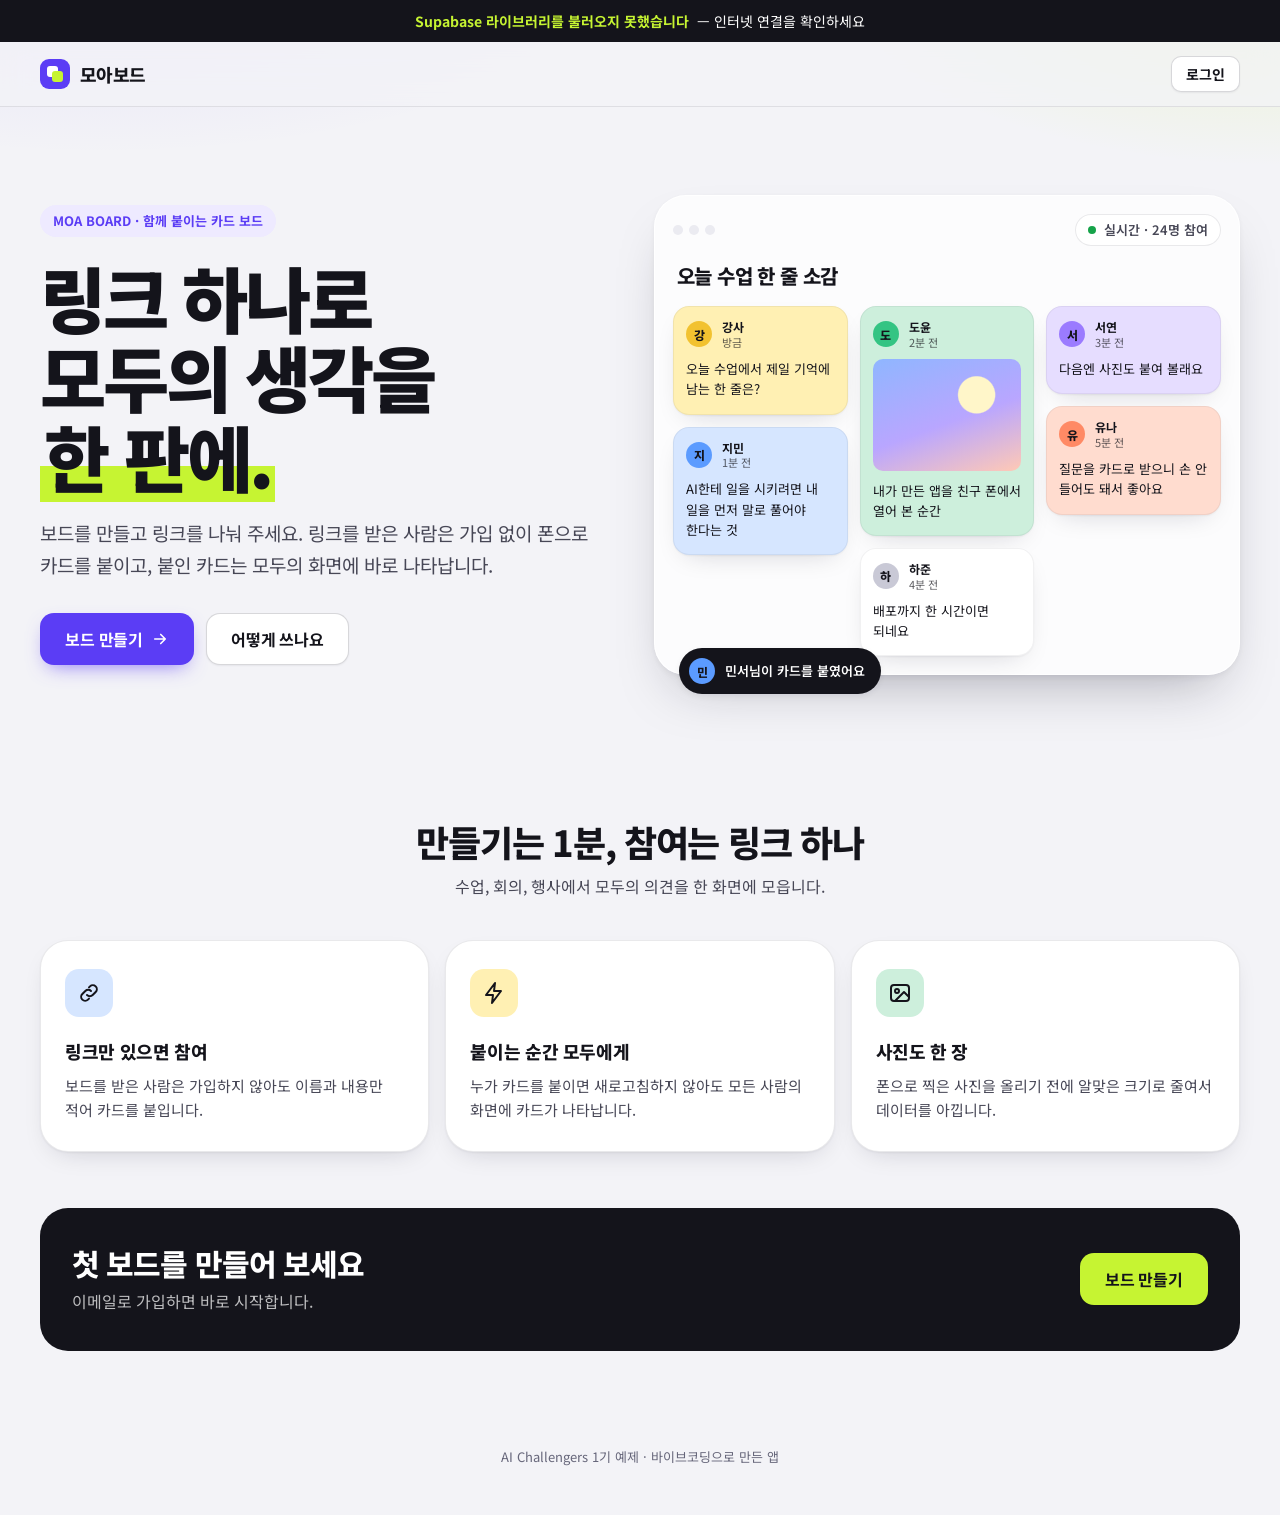
<file: index.html>
<!doctype html>
<html lang="ko">
<head>
  <meta charset="utf-8">
  <meta name="viewport" content="width=device-width, initial-scale=1, viewport-fit=cover">
  <title>모아보드 — 함께 붙이는 카드 보드</title>
  <meta name="description" content="링크 하나로 모두가 카드를 붙이는 실시간 보드">
  <link rel="icon" href="data:image/svg+xml,<svg xmlns='http://www.w3.org/2000/svg' viewBox='0 0 32 32'><rect width='32' height='32' rx='9' fill='%235b3df5'/><rect x='7' y='7' width='13' height='13' rx='3' fill='white'/><rect x='12' y='12' width='13' height='13' rx='3' fill='%23c6f432'/></svg>">
  <link rel="preconnect" href="https://fonts.googleapis.com">
  <link rel="preconnect" href="https://fonts.gstatic.com" crossorigin>
  <link rel="stylesheet" href="https://fonts.googleapis.com/css2?family=Noto+Sans+KR:wght@400;500;600;700;800;900&display=swap">
  <link rel="stylesheet" href="style.css">
</head>
<body>
  <header class="topbar-wrap">
    <div class="wrap topbar">
      <a class="logo" href="index.html"><span class="logo-mark" aria-hidden="true"></span>모아보드</a>
      <a class="btn btn-sm" href="login.html">로그인</a>
    </div>
  </header>

  <main class="wrap">
    <section class="hero">
      <div>
        <span class="chip chip-accent">MOA BOARD · 함께 붙이는 카드 보드</span>
        <h1>링크 하나로<br>모두의 생각을<br><span class="mark">한 판에.</span></h1>
        <p class="lead">보드를 만들고 링크를 나눠 주세요. 링크를 받은 사람은 가입 없이 폰으로 카드를 붙이고, 붙인 카드는 모두의 화면에 바로 나타납니다.</p>
        <div class="hero-actions">
          <a class="btn btn-primary btn-lg" href="login.html">보드 만들기
            <svg viewBox="0 0 24 24" fill="none" stroke="currentColor" stroke-width="2.2" stroke-linecap="round" stroke-linejoin="round"><path d="M5 12h14M13 6l6 6-6 6"/></svg>
          </a>
          <a class="btn btn-lg" href="#features">어떻게 쓰나요</a>
        </div>
      </div>

      <div class="mock" aria-hidden="true">
        <div class="mock-bar">
          <span class="mock-dots"><i></i><i></i><i></i></span>
          <span class="chip"><span class="live-dot on"></span>실시간 · 24명 참여</span>
        </div>
        <div class="mock-title">오늘 수업 한 줄 소감</div>
        <div class="mock-grid">
          <div class="mock-col">
            <div class="card c-butter"><div class="card-head"><span class="avatar">강</span><span class="card-who"><b>강사</b><span>방금</span></span></div><p class="card-text">오늘 수업에서 제일 기억에 남는 한 줄은?</p></div>
            <div class="card c-sky"><div class="card-head"><span class="avatar">지</span><span class="card-who"><b>지민</b><span>1분 전</span></span></div><p class="card-text">AI한테 일을 시키려면 내 일을 먼저 말로 풀어야 한다는 것</p></div>
          </div>
          <div class="mock-col">
            <div class="card c-mint"><div class="card-head"><span class="avatar">도</span><span class="card-who"><b>도윤</b><span>2분 전</span></span></div><div class="mock-img"></div><p class="card-text">내가 만든 앱을 친구 폰에서 열어 본 순간</p></div>
            <div class="card c-paper"><div class="card-head"><span class="avatar">하</span><span class="card-who"><b>하준</b><span>4분 전</span></span></div><p class="card-text">배포까지 한 시간이면 되네요</p></div>
          </div>
          <div class="mock-col">
            <div class="card c-lilac"><div class="card-head"><span class="avatar">서</span><span class="card-who"><b>서연</b><span>3분 전</span></span></div><p class="card-text">다음엔 사진도 붙여 볼래요</p></div>
            <div class="card c-peach"><div class="card-head"><span class="avatar">유</span><span class="card-who"><b>유나</b><span>5분 전</span></span></div><p class="card-text">질문을 카드로 받으니 손 안 들어도 돼서 좋아요</p></div>
          </div>
        </div>
        <div class="mock-toast"><span class="avatar c-sky">민</span>민서님이 카드를 붙였어요</div>
      </div>
    </section>

    <section id="features" class="section">
      <div class="section-head">
        <h2>만들기는 1분, 참여는 링크 하나</h2>
        <p>수업, 회의, 행사에서 모두의 의견을 한 화면에 모읍니다.</p>
      </div>
      <div class="features">
        <article class="feature">
          <div class="feature-icon c-sky"><svg viewBox="0 0 24 24" fill="none" stroke="currentColor" stroke-width="2" stroke-linecap="round" stroke-linejoin="round"><path d="M10 14a4 4 0 0 0 5.66 0l3-3a4 4 0 0 0-5.66-5.66l-1 1"/><path d="M14 10a4 4 0 0 0-5.66 0l-3 3a4 4 0 0 0 5.66 5.66l1-1"/></svg></div>
          <h3>링크만 있으면 참여</h3>
          <p>보드를 받은 사람은 가입하지 않아도 이름과 내용만 적어 카드를 붙입니다.</p>
        </article>
        <article class="feature">
          <div class="feature-icon c-butter"><svg viewBox="0 0 24 24" fill="none" stroke="currentColor" stroke-width="2" stroke-linecap="round" stroke-linejoin="round"><path d="M13 2 4 14h7l-1 8 9-12h-7l1-8z"/></svg></div>
          <h3>붙이는 순간 모두에게</h3>
          <p>누가 카드를 붙이면 새로고침하지 않아도 모든 사람의 화면에 카드가 나타납니다.</p>
        </article>
        <article class="feature">
          <div class="feature-icon c-mint"><svg viewBox="0 0 24 24" fill="none" stroke="currentColor" stroke-width="2" stroke-linecap="round" stroke-linejoin="round"><rect x="3" y="4" width="18" height="16" rx="3"/><circle cx="9" cy="10" r="2"/><path d="m21 16-5-5-9 9"/></svg></div>
          <h3>사진도 한 장</h3>
          <p>폰으로 찍은 사진을 올리기 전에 알맞은 크기로 줄여서 데이터를 아낍니다.</p>
        </article>
      </div>

      <div class="cta">
        <div>
          <h2>첫 보드를 만들어 보세요</h2>
          <p>이메일로 가입하면 바로 시작합니다.</p>
        </div>
        <a class="btn btn-lime btn-lg" href="login.html">보드 만들기</a>
      </div>
    </section>
  </main>

  <footer class="wrap footer">AI Challengers 1기 예제 · 바이브코딩으로 만든 앱</footer>

  <script src="config.js"></script>
  <script src="app.js"></script>
</body>
</html>
</file>
<file: style.css>
/* 모아보드 공통 스타일 — 색·글꼴·그림자는 :root 한 곳에서 바꾼다 */
:root {
  --bg: #f3f3f7;
  --surface: #ffffff;
  --surface-2: #ebebf1;
  --ink: #14141b;
  --ink-2: #474756;
  --ink-3: #66667a;
  --line: rgba(20, 20, 40, 0.09);
  --line-strong: rgba(20, 20, 40, 0.17);
  --accent: #5b3df5;
  --accent-hover: #4a2de0;
  --accent-soft: #eeeaff;
  --lime: #c6f432;
  --live: #16a34a;
  --danger: #d92d3a;

  /* 카드 색: 밝은 바탕(tint)과 같은 계열의 진한 색(dot) */
  --butter: #fff0b3;  --butter-dot: #f2c230;
  --peach: #ffdccf;   --peach-dot: #ff8a65;
  --mint: #cdefdc;    --mint-dot: #34c483;
  --sky: #d6e6ff;     --sky-dot: #5b9bff;
  --lilac: #e6ddff;   --lilac-dot: #9b7bff;
  --paper: #ffffff;   --paper-dot: #c9c9d6;

  --radius-sm: 12px;
  --radius: 20px;
  --radius-lg: 28px;
  --shadow-sm: 0 1px 2px rgba(20, 20, 40, 0.06);
  --shadow: 0 1px 2px rgba(20, 20, 40, 0.05), 0 10px 28px -14px rgba(20, 20, 40, 0.22);
  --shadow-lg: 0 2px 6px rgba(20, 20, 40, 0.06), 0 28px 56px -24px rgba(20, 20, 40, 0.34);
  --ring: 0 0 0 4px rgba(91, 61, 245, 0.28);
  --spring: cubic-bezier(0.2, 1.25, 0.35, 1);
  --font: "Noto Sans KR", system-ui, -apple-system, "Apple SD Gothic Neo", sans-serif;
}

* { box-sizing: border-box; }
html { -webkit-text-size-adjust: 100%; }
body {
  margin: 0;
  min-height: 100dvh;
  font-family: var(--font);
  font-size: 16px;
  line-height: 1.6;
  color: var(--ink);
  background:
    radial-gradient(900px 420px at 8% -140px, rgba(91, 61, 245, 0.14), transparent 70%),
    radial-gradient(720px 380px at 100% -100px, rgba(198, 244, 50, 0.3), transparent 70%),
    var(--bg);
  background-repeat: no-repeat;
  -webkit-font-smoothing: antialiased;
  word-break: keep-all;
  overflow-wrap: anywhere;
}
a { color: inherit; }
button, input, textarea { font: inherit; color: inherit; }
img { display: block; max-width: 100%; }
h1, h2, h3, p { margin: 0; }
[hidden] { display: none !important; }
:focus-visible { outline: 2px solid var(--accent); outline-offset: 2px; }
.sr-only { position: absolute; width: 1px; height: 1px; overflow: hidden; clip: rect(0 0 0 0); white-space: nowrap; }

.wrap { width: min(1200px, 100% - 32px); margin-inline: auto; }

/* ---------- 상단바 ---------- */
.topbar-wrap {
  position: sticky; top: 0; z-index: 30;
  background: rgba(243, 243, 247, 0.8);
  backdrop-filter: saturate(1.5) blur(14px);
  -webkit-backdrop-filter: saturate(1.5) blur(14px);
  border-bottom: 1px solid var(--line);
}
.topbar { height: 64px; display: flex; align-items: center; justify-content: space-between; gap: 12px; }
.topbar-actions { display: flex; align-items: center; gap: 8px; min-width: 0; }
.logo { display: inline-flex; align-items: center; gap: 10px; flex: none; font-size: 18px; font-weight: 800; letter-spacing: -0.03em; text-decoration: none; }
.logo-mark { position: relative; width: 30px; height: 30px; border-radius: 9px; background: var(--accent); }
.logo-mark::before, .logo-mark::after { content: ""; position: absolute; border-radius: 3px; }
.logo-mark::before { inset: 7px 12px 12px 7px; background: #fff; }
.logo-mark::after { inset: 12px 7px 7px 12px; background: var(--lime); }
.me { max-width: 180px; overflow: hidden; text-overflow: ellipsis; white-space: nowrap; font-size: 13px; color: var(--ink-3); }
@media (max-width: 480px) { .me { display: none; } }

/* ---------- 버튼 ---------- */
.btn {
  --h: 44px;
  display: inline-flex; align-items: center; justify-content: center; gap: 8px;
  height: var(--h); padding: 0 18px;
  border: 1px solid var(--line-strong); border-radius: 12px;
  background: var(--surface); color: var(--ink); box-shadow: var(--shadow-sm);
  font-size: 15px; font-weight: 700; letter-spacing: -0.01em;
  text-decoration: none; white-space: nowrap; cursor: pointer;
  transition: background 0.15s, border-color 0.15s, box-shadow 0.15s, transform 0.15s;
}
.btn:hover { border-color: rgba(20, 20, 40, 0.3); }
.btn:active { transform: scale(0.97); }
.btn:focus-visible { outline: none; box-shadow: var(--ring); }
.btn:disabled { opacity: 0.45; cursor: not-allowed; transform: none; }
.btn svg { width: 18px; height: 18px; flex: none; }
.btn-primary { background: var(--accent); border-color: transparent; color: #fff; box-shadow: 0 8px 20px -8px rgba(91, 61, 245, 0.7); }
.btn-primary:hover { background: var(--accent-hover); border-color: transparent; }
.btn-ink { background: var(--ink); border-color: transparent; color: #fff; }
.btn-ink:hover { background: #2b2b38; border-color: transparent; }
.btn-lime { background: var(--lime); border-color: transparent; color: var(--ink); }
.btn-lime:hover { background: #b7e823; border-color: transparent; }
.btn-sm { --h: 36px; padding: 0 14px; font-size: 14px; border-radius: 10px; }
.btn-lg { --h: 52px; padding: 0 24px; font-size: 16px; border-radius: 14px; }
.btn-block { --h: 52px; width: 100%; font-size: 16px; border-radius: 14px; }
.icon-btn {
  flex: none; width: 36px; height: 36px; display: grid; place-items: center;
  border: 0; border-radius: 50%; background: rgba(20, 20, 40, 0.06); color: var(--ink-2);
  cursor: pointer; transition: background 0.15s;
}
.icon-btn:focus-visible { outline: none; box-shadow: var(--ring); }
.icon-btn:hover { background: rgba(20, 20, 40, 0.12); color: var(--ink); }
.icon-btn svg { width: 18px; height: 18px; }

.chip {
  display: inline-flex; align-items: center; gap: 8px; height: 32px; padding: 0 12px;
  border: 1px solid var(--line); border-radius: 999px; background: var(--surface);
  font-size: 13px; font-weight: 600; color: var(--ink-2); white-space: nowrap;
}
.chip b { color: var(--ink); font-weight: 800; font-variant-numeric: tabular-nums; }
.chip-accent { background: var(--accent-soft); border-color: transparent; color: var(--accent); font-weight: 700; }
.chip-lime { background: var(--lime); border-color: transparent; color: var(--ink); font-weight: 700; }
.live-dot { width: 8px; height: 8px; border-radius: 50%; background: #b5b5c3; flex: none; }
.live-dot.on { background: var(--live); animation: pulse 2s infinite; }
@keyframes pulse {
  0% { box-shadow: 0 0 0 0 rgba(22, 163, 74, 0.5); }
  70%, 100% { box-shadow: 0 0 0 8px rgba(22, 163, 74, 0); }
}

/* ---------- 안내 띠·알림 ---------- */
.setup-notice {
  display: flex; flex-wrap: wrap; align-items: center; justify-content: center; gap: 4px 8px;
  padding: 10px 16px; background: var(--ink); color: #fff; font-size: 14px; text-align: center;
}
.setup-notice strong { color: var(--lime); }
.setup-notice code { padding: 1px 7px; border-radius: 6px; background: rgba(255, 255, 255, 0.14); font: 13px ui-monospace, Menlo, monospace; }
.toast {
  position: fixed; left: 50%; top: 14px; z-index: 100;
  max-width: calc(100% - 32px); padding: 12px 18px; border-radius: 14px;
  background: var(--ink); color: #fff; font-size: 15px; font-weight: 600;
  box-shadow: var(--shadow-lg);
  transform: translate(-50%, -140%); opacity: 0;
  transition: transform 0.4s var(--spring), opacity 0.2s;
}
.toast.show { transform: translate(-50%, 0); opacity: 1; }

/* ---------- 카드 ---------- */
.card {
  --tint: var(--paper); --dot: var(--paper-dot);
  position: relative; display: flex; flex-direction: column; gap: 12px;
  padding: 14px 16px 16px;
  background: var(--tint);
  border: 1px solid rgba(20, 20, 40, 0.06); border-radius: var(--radius);
  box-shadow: var(--shadow);
}
.c-butter { --tint: var(--butter); --dot: var(--butter-dot); }
.c-peach { --tint: var(--peach); --dot: var(--peach-dot); }
.c-mint { --tint: var(--mint); --dot: var(--mint-dot); }
.c-sky { --tint: var(--sky); --dot: var(--sky-dot); }
.c-lilac { --tint: var(--lilac); --dot: var(--lilac-dot); }
.c-paper { --tint: var(--paper); --dot: var(--paper-dot); }
.card-head { display: flex; align-items: center; gap: 10px; min-width: 0; }
.avatar {
  flex: none; width: 32px; height: 32px; border-radius: 50%;
  display: grid; place-items: center;
  background: var(--dot); color: var(--ink); font-size: 14px; font-weight: 800;
}
.card-who { flex: 1; min-width: 0; display: flex; flex-direction: column; line-height: 1.3; }
.card-who b { font-size: 14px; font-weight: 700; overflow: hidden; text-overflow: ellipsis; white-space: nowrap; }
.card-who span { font-size: 12px; color: rgba(20, 20, 27, 0.68); }
.card-img { width: 100%; border-radius: 12px; background: rgba(255, 255, 255, 0.55); }
.card-text {
  font-size: 15px; line-height: 1.65; white-space: pre-wrap;
  display: -webkit-box; -webkit-line-clamp: 8; -webkit-box-orient: vertical; overflow: hidden;
}
.card-del {
  flex: none; width: 32px; height: 32px; display: grid; place-items: center;
  border: 0; border-radius: 10px; background: transparent; color: rgba(20, 20, 27, 0.55); cursor: pointer;
}
.card-del:hover { background: rgba(217, 45, 58, 0.12); color: var(--danger); }
.card-del svg { width: 18px; height: 18px; }

/* 보드 격자: JS가 세로 줄(.grid-col)을 만들어 카드를 나눠 담는다. 잘라내는 overflow가 없다. */
.grid { display: flex; align-items: flex-start; gap: 16px; padding: 4px 0 160px; }
.grid-col { flex: 1; min-width: 0; display: flex; flex-direction: column; gap: 16px; }
.grid .card { cursor: pointer; transition: transform 0.25s var(--spring), box-shadow 0.25s; }
.grid .card:hover { transform: translateY(-3px); box-shadow: var(--shadow-lg); }
.grid .card:focus-visible { outline: none; box-shadow: var(--ring), var(--shadow); }
.grid .card-img { aspect-ratio: 4 / 3; object-fit: cover; }
.card.is-new { animation: card-in 0.6s var(--spring) both; }
@keyframes card-in { from { opacity: 0; transform: translateY(18px) scale(0.94); } }
.skeleton {
  border-radius: var(--radius);
  background: linear-gradient(100deg, #e6e6ee 30%, #f5f5f9 50%, #e6e6ee 70%) 0 0 / 300% 100%;
  animation: shimmer 1.4s linear infinite;
}
@keyframes shimmer { from { background-position: 100% 0; } to { background-position: 0 0; } }

.board-head { padding: 36px 0 28px; }
.eyebrow { margin-bottom: 10px; font-size: 13px; font-weight: 700; color: var(--accent); }
.board-head h1 { max-width: 20em; font-size: clamp(30px, 5.6vw, 48px); font-weight: 800; line-height: 1.15; letter-spacing: -0.035em; }
.board-desc { max-width: 44em; margin-top: 10px; font-size: 16px; color: var(--ink-2); }
.board-desc:empty { display: none; }
.board-stats { display: flex; flex-wrap: wrap; gap: 8px; margin-top: 18px; }

.empty { display: grid; justify-items: center; gap: 4px; padding: 40px 16px 160px; text-align: center; color: var(--ink-2); }
.empty svg { width: 120px; height: 96px; margin-bottom: 14px; }
.empty strong { font-size: 20px; font-weight: 800; letter-spacing: -0.02em; color: var(--ink); }

.fab {
  --h: 56px;
  position: fixed; z-index: 40;
  right: 24px; bottom: calc(24px + env(safe-area-inset-bottom));
  padding: 0 24px 0 20px; border-radius: 999px; font-size: 16px;
  box-shadow: 0 14px 30px -10px rgba(91, 61, 245, 0.75), 0 2px 6px rgba(20, 20, 40, 0.12);
}
.fab svg { width: 20px; height: 20px; }
@media (max-width: 600px) {
  .fab { right: auto; left: 50%; transform: translateX(-50%); bottom: calc(16px + env(safe-area-inset-bottom)); }
  .fab:active { transform: translateX(-50%) scale(0.97); }
}

/* ---------- 대화상자: 휴대폰에서는 아래에서 올라오는 시트 ---------- */
dialog {
  width: min(520px, 100% - 32px); max-width: none; max-height: calc(100dvh - 48px);
  padding: 0; border: 0; border-radius: var(--radius-lg);
  background: var(--surface); color: var(--ink); box-shadow: var(--shadow-lg);
  overflow: auto; overscroll-behavior: contain;
}
dialog::backdrop { background: rgba(14, 14, 24, 0.45); backdrop-filter: blur(6px); -webkit-backdrop-filter: blur(6px); }
dialog[open] { animation: dialog-in 0.35s var(--spring); }
@keyframes dialog-in { from { opacity: 0; transform: translateY(16px) scale(0.97); } }
.sheet-body { padding: 24px; }
.sheet-head { display: flex; align-items: center; justify-content: space-between; gap: 12px; margin-bottom: 22px; }
.sheet-head h2 { font-size: 22px; font-weight: 800; letter-spacing: -0.03em; }
.grabber { display: none; }
@media (max-width: 600px) {
  dialog.sheet {
    width: 100%; margin: auto 0 0; max-height: calc(100dvh - 24px);
    border-radius: 28px 28px 0 0; padding-bottom: env(safe-area-inset-bottom);
  }
  dialog.sheet[open] { animation: sheet-in 0.4s cubic-bezier(0.2, 0.9, 0.25, 1); }
  .grabber { display: block; width: 40px; height: 5px; margin: 10px auto 0; border-radius: 99px; background: var(--line-strong); }
  .sheet-body { padding: 14px 20px 20px; }
}
@keyframes sheet-in { from { transform: translateY(100%); } }

.viewer { width: min(600px, 100% - 32px); }
.viewer .card:focus { outline: none; }
.viewer .card { min-height: 100%; gap: 16px; padding: 22px 22px 26px; border: 0; border-radius: 0; box-shadow: none; }
.viewer .card-img { max-height: 60dvh; object-fit: contain; }
.viewer .card-text { display: block; overflow: visible; font-size: 18px; line-height: 1.75; }
.viewer .card-who b { font-size: 16px; }
.viewer .avatar { width: 40px; height: 40px; font-size: 16px; }

/* ---------- 입력 칸 ---------- */
.field { display: grid; gap: 8px; min-width: 0; margin: 0 0 18px; padding: 0; border: 0; }
.field > span, .field > legend { padding: 0; font-size: 14px; font-weight: 700; }
.hint { font-weight: 500; color: var(--ink-3); }
.input {
  width: 100%; height: 48px; padding: 0 14px; font-size: 16px;
  background: var(--surface); border: 1px solid var(--line-strong); border-radius: 12px; outline: none;
  transition: border-color 0.15s, box-shadow 0.15s;
}
.input::placeholder { color: #767686; }
.input:hover { border-color: rgba(20, 20, 40, 0.28); }
.input:focus { border-color: var(--accent); box-shadow: var(--ring); }
textarea.input { height: auto; min-height: 128px; padding: 12px 14px; line-height: 1.6; resize: vertical; }
.counter { justify-self: end; font-size: 12px; color: var(--ink-3); font-variant-numeric: tabular-nums; }

.swatches { position: relative; display: flex; flex-wrap: wrap; gap: 14px; padding: 4px 0; }
.swatches input { position: absolute; width: 1px; height: 1px; opacity: 0; }
.swatches label {
  position: relative; width: 40px; height: 40px; border-radius: 50%; cursor: pointer;
  background: var(--tint); border: 1px solid rgba(20, 20, 40, 0.16);
  transition: box-shadow 0.15s, transform 0.2s var(--spring);
}
.swatches label:hover { transform: scale(1.06); }
.swatches label::after {
  content: ""; position: absolute; inset: 11px; border-radius: 50%;
  background: var(--dot); opacity: 0; transform: scale(0.4); transition: 0.2s var(--spring);
}
.swatches input:checked + label { box-shadow: 0 0 0 3px var(--surface), 0 0 0 5px var(--accent); }
.swatches input:checked + label::after { opacity: 1; transform: none; }
.swatches input:focus-visible + label { box-shadow: 0 0 0 3px var(--surface), 0 0 0 5px var(--accent), 0 0 0 9px rgba(91, 61, 245, 0.25); }

.photo-pick {
  display: flex; align-items: center; gap: 12px; min-height: 64px; padding: 10px 14px;
  background: var(--bg); border: 1.5px dashed var(--line-strong); border-radius: 14px;
  color: var(--ink-2); font-size: 15px; font-weight: 600; cursor: pointer;
  transition: border-color 0.15s, background 0.15s, color 0.15s;
}
.photo-pick:hover { border-color: var(--accent); background: var(--accent-soft); color: var(--accent); }
.photo-pick:focus-within { border-color: var(--accent); box-shadow: var(--ring); }
.photo-pick img, .photo-icon { flex: none; width: 44px; height: 44px; border-radius: 10px; object-fit: cover; }
.photo-icon { display: grid; place-items: center; background: var(--surface); border: 1px solid var(--line); }
.photo-icon svg { width: 20px; height: 20px; }
#photo-label { min-width: 0; overflow: hidden; text-overflow: ellipsis; white-space: nowrap; }

/* ---------- 로그인·대시보드 ---------- */
.panel { padding: 28px; background: var(--surface); border: 1px solid var(--line); border-radius: var(--radius-lg); box-shadow: var(--shadow); }
.center-stage { display: grid; place-items: center; min-height: calc(100dvh - 160px); padding: 32px 0 64px; }
.auth { width: min(420px, 100%); }
.auth h1 { font-size: 28px; font-weight: 800; line-height: 1.25; letter-spacing: -0.035em; }
.auth .sub { margin: 6px 0 24px; font-size: 15px; color: var(--ink-2); }
.tabs { display: grid; grid-template-columns: 1fr 1fr; gap: 4px; padding: 4px; margin-bottom: 24px; background: var(--surface-2); border-radius: 12px; }
.tabs button { height: 38px; border: 0; border-radius: 9px; background: none; font-size: 14px; font-weight: 700; color: var(--ink-2); cursor: pointer; transition: background 0.15s, color 0.15s, box-shadow 0.15s; }
.tabs button[aria-selected="true"] { background: var(--surface); color: var(--ink); box-shadow: var(--shadow-sm), 0 0 0 1px var(--line); }
.msg { margin-top: 16px; padding: 12px 14px; border-radius: 12px; font-size: 14px; line-height: 1.55; }
.msg.error { background: #fdecee; color: #a3121f; }
.msg.ok { background: #e3f6ea; color: #12602e; }

.dash { display: grid; gap: 28px; padding: 36px 0 96px; }
@media (min-width: 900px) {
  .dash { grid-template-columns: 340px minmax(0, 1fr); gap: 40px; align-items: start; }
  .dash .create { position: sticky; top: 96px; }
}
.page-title { display: flex; align-items: center; gap: 12px; margin-bottom: 20px; font-size: clamp(28px, 4.6vw, 40px); font-weight: 800; line-height: 1.15; letter-spacing: -0.035em; }
.panel h2 { margin-bottom: 18px; font-size: 18px; font-weight: 800; letter-spacing: -0.02em; }
.board-list { display: grid; gap: 16px; grid-template-columns: repeat(auto-fill, minmax(260px, 1fr)); }
.board-item {
  display: flex; flex-direction: column; gap: 10px; padding: 20px;
  background: var(--surface); border: 1px solid var(--line); border-radius: var(--radius); box-shadow: var(--shadow);
  transition: transform 0.25s var(--spring), box-shadow 0.25s;
}
.board-item:hover { transform: translateY(-2px); box-shadow: var(--shadow-lg); }
.board-badge { width: 44px; height: 44px; display: grid; place-items: center; margin-bottom: 4px; border-radius: 14px; background: var(--tint); }
.board-badge::after { content: ""; width: 14px; height: 14px; border-radius: 5px; background: var(--dot); }
.board-item h3 { font-size: 18px; font-weight: 800; line-height: 1.35; letter-spacing: -0.02em; }
.board-item p { font-size: 14px; line-height: 1.55; color: var(--ink-2); display: -webkit-box; -webkit-line-clamp: 2; -webkit-box-orient: vertical; overflow: hidden; }
.board-meta { font-size: 13px; color: var(--ink-3); }
.board-item .row { display: flex; gap: 8px; margin-top: auto; padding-top: 8px; }
.board-item .row .btn { flex: 1; }
.board-list .skeleton { height: 210px; }

/* ---------- 첫 화면 ---------- */
.hero { display: grid; gap: 56px; align-items: center; padding: 56px 0 80px; }
@media (min-width: 960px) { .hero { grid-template-columns: minmax(0, 1fr) minmax(0, 1.05fr); padding: 88px 0 112px; } }
.hero h1 { margin: 20px 0 22px; font-size: clamp(40px, 6vw, 72px); font-weight: 900; line-height: 1.1; letter-spacing: -0.045em; }
.mark { padding: 0 0.06em; background: linear-gradient(transparent 60%, var(--lime) 60%, var(--lime) 94%, transparent 94%); }
.lead { max-width: 30em; margin-bottom: 32px; font-size: clamp(16px, 2vw, 19px); line-height: 1.7; color: var(--ink-2); }
.hero-actions { display: flex; flex-wrap: wrap; gap: 12px; }

.mock {
  position: relative; padding: 18px;
  background: rgba(255, 255, 255, 0.72); border: 1px solid rgba(255, 255, 255, 0.9);
  border-radius: 32px; box-shadow: var(--shadow-lg);
  backdrop-filter: blur(10px); -webkit-backdrop-filter: blur(10px);
  animation: float 7s ease-in-out infinite;
}
@keyframes float { 50% { transform: translateY(-8px); } }
.mock-bar { display: flex; align-items: center; justify-content: space-between; gap: 12px; margin-bottom: 14px; }
.mock-dots { display: flex; gap: 6px; }
.mock-dots i { width: 10px; height: 10px; border-radius: 50%; background: var(--surface-2); }
.mock-title { margin: 0 4px 14px; font-size: 20px; font-weight: 800; letter-spacing: -0.03em; }
.mock-grid { display: grid; grid-template-columns: repeat(3, 1fr); gap: 12px; align-items: start; }
.mock-col { display: grid; gap: 12px; }
.mock .card { gap: 10px; padding: 12px 12px 14px; border-radius: 16px; }
.mock .card-text { font-size: 13px; line-height: 1.55; }
.mock .avatar { width: 26px; height: 26px; font-size: 12px; }
.mock .card-who b { font-size: 12px; }
.mock .card-who span { font-size: 11px; }
.mock-img { aspect-ratio: 4 / 3; border-radius: 10px; background: radial-gradient(circle at 70% 32%, #fff6c9 0 14%, transparent 15%), linear-gradient(160deg, #8fb6ff, #b9a6ff 55%, #ffc9b5); }
.mock-toast {
  position: absolute; left: 24px; bottom: -20px;
  display: flex; align-items: center; gap: 10px; padding: 10px 16px 10px 10px;
  background: var(--ink); color: #fff; border-radius: 999px; box-shadow: var(--shadow-lg);
  font-size: 13px; font-weight: 600;
}
.mock-toast .avatar { width: 26px; height: 26px; font-size: 12px; }
@media (max-width: 600px) {
  .mock { padding: 14px; border-radius: 26px; }
  .mock-grid { grid-template-columns: repeat(2, 1fr); }
  .mock-col:nth-child(3) { display: none; }
}

.section { padding: 32px 0 96px; }
.section-head { max-width: 34em; margin: 0 auto 40px; text-align: center; }
.section-head h2 { margin-bottom: 10px; font-size: clamp(26px, 4vw, 36px); font-weight: 800; line-height: 1.25; letter-spacing: -0.035em; }
.section-head p { color: var(--ink-2); }
.features { display: grid; gap: 16px; grid-template-columns: repeat(auto-fit, minmax(250px, 1fr)); }
.feature { padding: 28px 24px; background: var(--surface); border: 1px solid var(--line); border-radius: var(--radius-lg); box-shadow: var(--shadow); }
.feature-icon { width: 48px; height: 48px; display: grid; place-items: center; margin-bottom: 20px; border-radius: 14px; background: var(--tint); }
.feature-icon svg { width: 24px; height: 24px; }
.feature h3 { margin-bottom: 8px; font-size: 18px; font-weight: 800; letter-spacing: -0.02em; }
.feature p { font-size: 15px; line-height: 1.65; color: var(--ink-2); }
.cta {
  display: flex; flex-wrap: wrap; align-items: center; justify-content: space-between; gap: 20px;
  margin-top: 56px; padding: 36px 32px; border-radius: var(--radius-lg);
  background: var(--ink); color: #fff;
}
.cta h2 { font-size: clamp(22px, 3.4vw, 30px); font-weight: 800; line-height: 1.3; letter-spacing: -0.03em; }
.cta p { margin-top: 6px; color: rgba(255, 255, 255, 0.72); }
.footer { padding: 0 0 48px; font-size: 13px; color: var(--ink-3); text-align: center; }

@media (prefers-reduced-motion: reduce) {
  *, *::before, *::after { animation: none !important; transition: none !important; }
}
.create textarea.input { min-height: 96px; }
.dash .empty { padding-bottom: 48px; }
</file>
